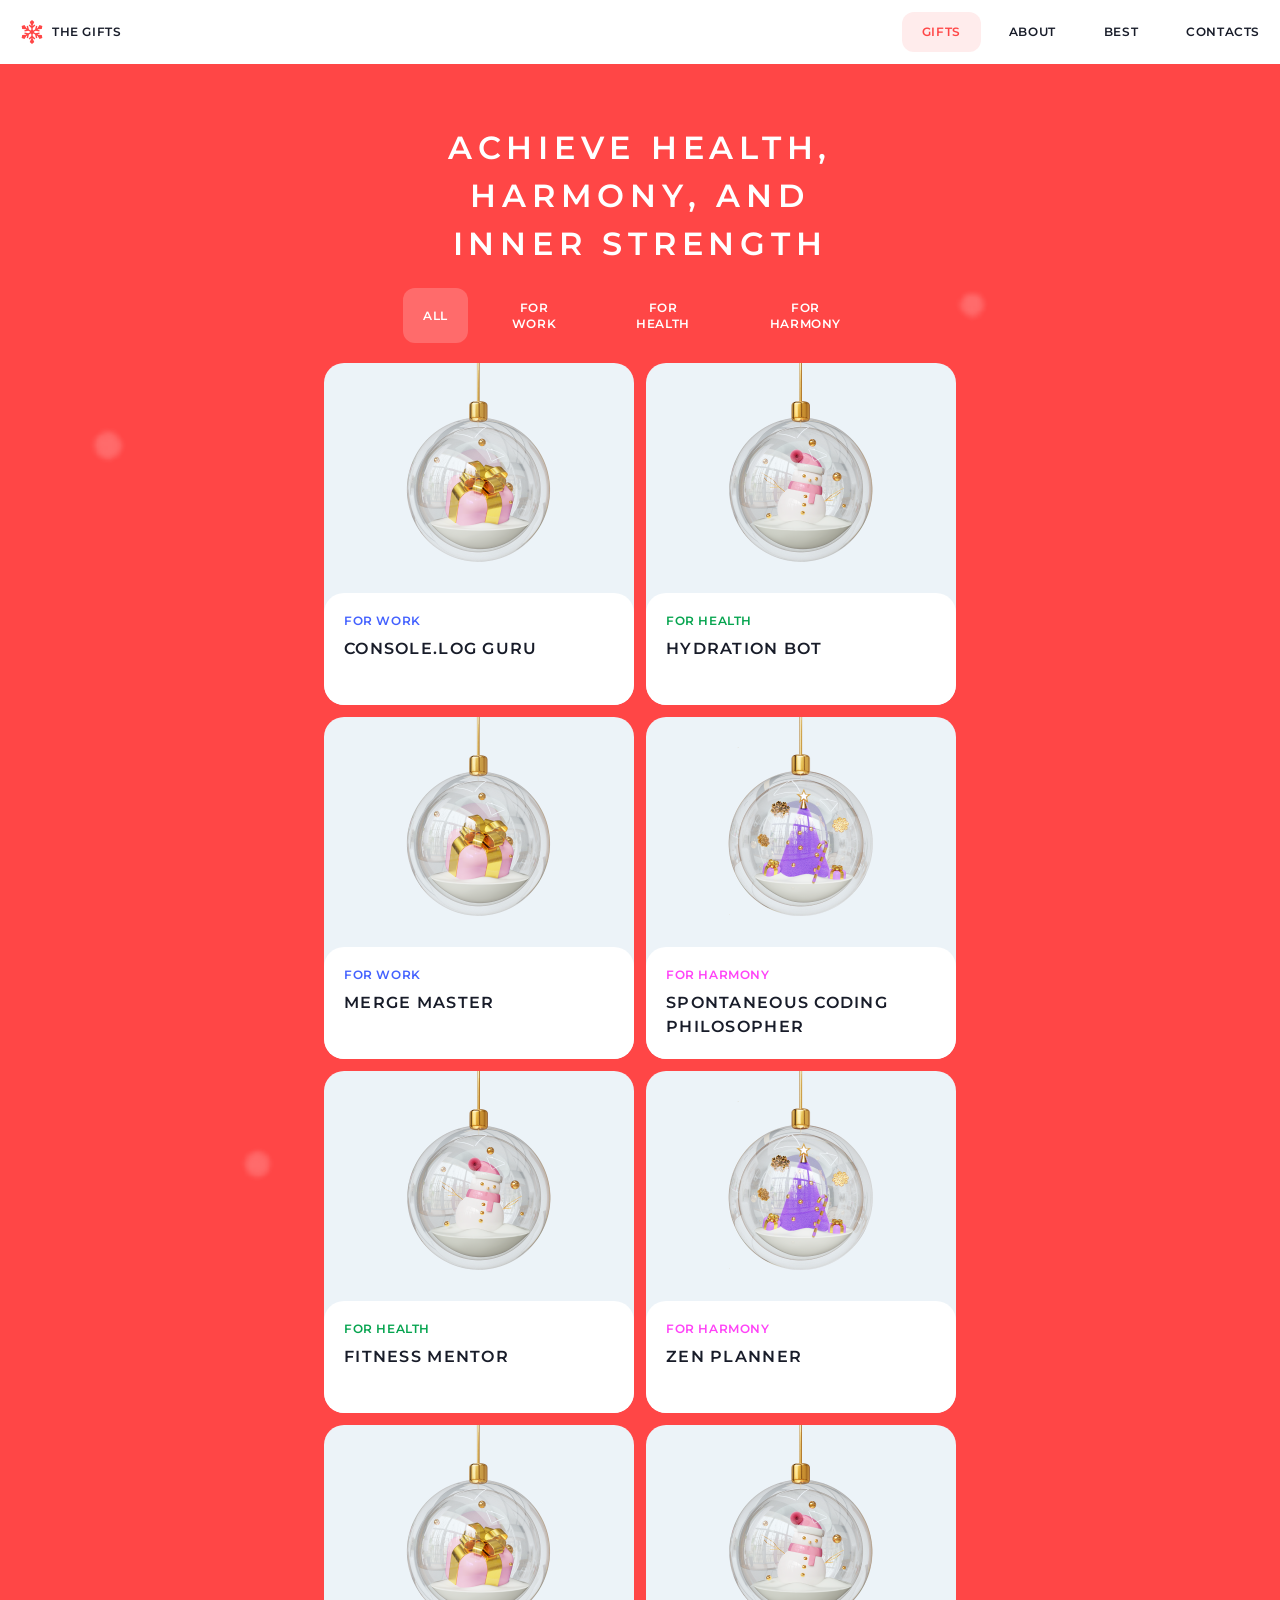
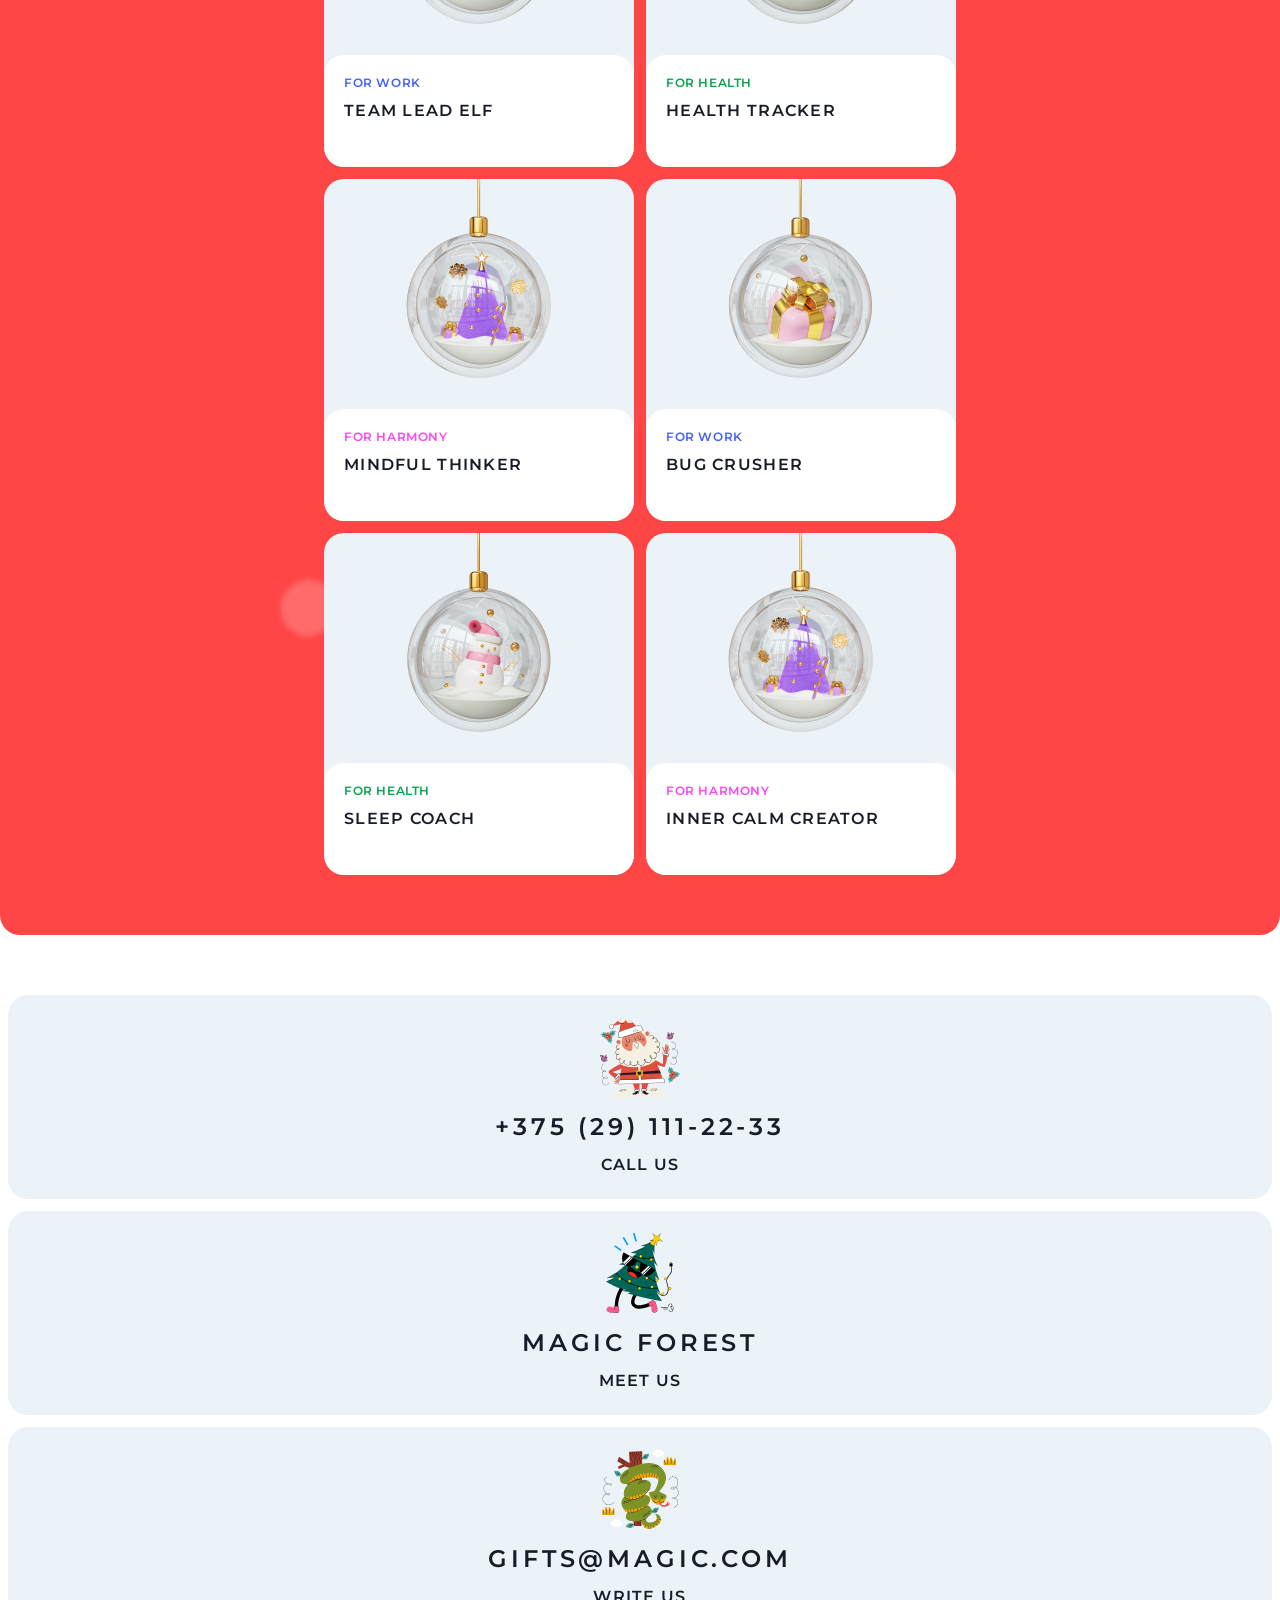
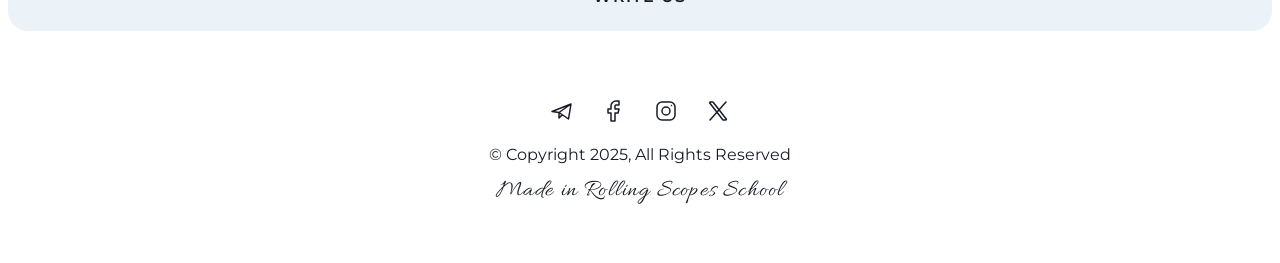
<file: christmas-shop/gifts.html>
<!DOCTYPE html>
<html lang="en">

<head>
    <meta charset="UTF-8">
    <meta name="viewport" content="width=device-width, initial-scale=1.0">
    <title>Christmas Shop - Gifts</title>
    <link rel="icon" href="icons/snowflake.svg">
    <link rel="preconnect" href="https://fonts.googleapis.com">
    <link rel="preconnect" href="https://fonts.gstatic.com" crossorigin>
    <link href="https://fonts.googleapis.com/css2?family=Allura&family=Montserrat:wght@400;600&display=swap"
        rel="stylesheet">
    <link rel="stylesheet" href="style.css">
</head>

<body class="gifts-page">
    <div class="page">
        <header class="header">
            <div class="container header-container">
                <a class="logo" href="index.html">
                    <img class="logo-image" src="icons/snowflake.svg" alt="Snowflake icon">
                    <span class="logo-text">THE GIFTS</span>
                </a>

                <nav class="nav">
                    <ul class="nav-list">
                        <li><span class="nav-link-active">GIFTS</span></li>
                        <li><a class="nav-link" href="index.html#about">ABOUT</a></li>
                        <li><a class="nav-link" href="index.html#best">BEST</a></li>
                        <li><a class="nav-link" href="#footer">CONTACTS</a></li>
                    </ul>
                </nav>
                <button class="burger" type="button" aria-label="Open menu">
                    <span class="burger__line"></span>
                    <span class="burger__line"></span>
                </button>
            </div>
        </header>

        <main>
            <section class="gifts-main">
                <div class="container">
                    <h1 class="gifts-title">ACHIEVE HEALTH, HARMONY, AND INNER STRENGTH</h1>

                    <div class="tabs">
                        <span class="tab-active">ALL</span>
                        <button class="tab" type="button">FOR WORK</button>
                        <button class="tab" type="button">FOR HEALTH</button>
                        <button class="tab" type="button">FOR HARMONY</button>
                    </div>

                    <div class="cards-grid gifts-grid">
                        <a class="gift-card" href="#">
                            <div class="gift-card-image-box">
                                <img class="gift-card-image" src="images/gift-work.png" alt="Gift for work">
                            </div>
                            <div class="gift-card-content">
                                <p class="gift-type gift-work">FOR WORK</p>
                                <h2 class="gift-title">CONSOLE.LOG GURU</h2>
                            </div>
                        </a>

                        <a class="gift-card" href="#">
                            <div class="gift-card-image-box">
                                <img class="gift-card-image" src="images/gift-health.png" alt="Gift for health">
                            </div>
                            <div class="gift-card-content">
                                <p class="gift-type gift-health">FOR HEALTH</p>
                                <h2 class="gift-title">HYDRATION BOT</h2>
                            </div>
                        </a>

                        <a class="gift-card" href="#">
                            <div class="gift-card-image-box">
                                <img class="gift-card-image" src="./images/gift-work.png" alt="Gift for work">
                            </div>
                            <div class="gift-card-content">
                                <p class="gift-type gift-work">FOR WORK</p>
                                <h2 class="gift-title">MERGE MASTER</h2>
                            </div>
                        </a>

                        <a class="gift-card" href="#">
                            <div class="gift-card-image-box">
                                <img class="gift-card-image" src="./images/gift-harmony.png" alt="Gift for harmony">
                            </div>
                            <div class="gift-card-content">
                                <p class="gift-type gift-harmony">FOR HARMONY</p>
                                <h2 class="gift-title">SPONTANEOUS CODING PHILOSOPHER</h2>
                            </div>
                        </a>

                        <a class="gift-card" href="#">
                            <div class="gift-card-image-box"><img class="gift-card-image" src="./images/gift-health.png"
                                    alt="Gift"></div>
                            <div class="gift-card-content">
                                <p class="gift-type gift-health">FOR HEALTH</p>
                                <h2 class="gift-title">FITNESS MENTOR</h2>
                            </div>
                        </a>
                        <a class="gift-card" href="#">
                            <div class="gift-card-image-box"><img class="gift-card-image"
                                    src="./images/gift-harmony.png" alt="Gift"></div>
                            <div class="gift-card-content">
                                <p class="gift-type gift-harmony">FOR HARMONY</p>
                                <h2 class="gift-title">ZEN PLANNER</h2>
                            </div>
                        </a>
                        <a class="gift-card" href="#">
                            <div class="gift-card-image-box"><img class="gift-card-image" src="./images/gift-work.png"
                                    alt="Gift"></div>
                            <div class="gift-card-content">
                                <p class="gift-type gift-work">FOR WORK</p>
                                <h2 class="gift-title">TEAM LEAD ELF</h2>
                            </div>
                        </a>
                        <a class="gift-card" href="#">
                            <div class="gift-card-image-box"><img class="gift-card-image" src="./images/gift-health.png"
                                    alt="Gift"></div>
                            <div class="gift-card-content">
                                <p class="gift-type gift-health">FOR HEALTH</p>
                                <h2 class="gift-title">HEALTH TRACKER</h2>
                            </div>
                        </a>
                        <a class="gift-card" href="#">
                            <div class="gift-card-image-box"><img class="gift-card-image"
                                    src="./images/gift-harmony.png" alt="Gift"></div>
                            <div class="gift-card-content">
                                <p class="gift-type gift-harmony">FOR HARMONY</p>
                                <h2 class="gift-title">MINDFUL THINKER</h2>
                            </div>
                        </a>
                        <a class="gift-card" href="#">
                            <div class="gift-card-image-box"><img class="gift-card-image" src="./images/gift-work.png"
                                    alt="Gift"></div>
                            <div class="gift-card-content">
                                <p class="gift-type gift-work">FOR WORK</p>
                                <h2 class="gift-title">BUG CRUSHER</h2>
                            </div>
                        </a>
                        <a class="gift-card" href="#">
                            <div class="gift-card-image-box"><img class="gift-card-image" src="./images/gift-health.png"
                                    alt="Gift"></div>
                            <div class="gift-card-content">
                                <p class="gift-type gift-health">FOR HEALTH</p>
                                <h2 class="gift-title">SLEEP COACH</h2>
                            </div>
                        </a>
                        <a class="gift-card" href="#">
                            <div class="gift-card-image-box"><img class="gift-card-image"
                                    src="./images/gift-harmony.png" alt="Gift"></div>
                            <div class="gift-card-content">
                                <p class="gift-type gift-harmony">FOR HARMONY</p>
                                <h2 class="gift-title">INNER CALM CREATOR</h2>
                            </div>
                        </a>
                    </div>
                </div>
            </section>
        </main>

        <footer id="footer" class="footer">
            <div class="container">
                <div class="footer-cards">
                    <a class="footer-card" href="tel:+375291112233">
                        <div class="footer-icon">
                            <img src="icons/santa-claus.svg" alt="Santa Claus icon">
                        </div>
                        <p class="footer-card-title">+375 (29) 111-22-33</p>
                        <p class="footer-card-text">CALL US</p>
                    </a>

                    <a class="footer-card" href="https://maps.google.com">
                        <div class="footer-icon">
                            <img src="icons/christmas-tree.svg" alt="Christmas tree icon">
                        </div>
                        <p class="footer-card-title">MAGIC FOREST</p>
                        <p class="footer-card-text">MEET US</p>
                    </a>

                    <a class="footer-card" href="mailto:gifts@magic.com">
                        <div class="footer-icon">
                            <img src="icons/snake.svg" alt="Snake icon">
                        </div>
                        <p class="footer-card-title">GIFTS@MAGIC.COM</p>
                        <p class="footer-card-text">WRITE US</p>
                    </a>
                </div>

                <div class="socials">
                    <a class="social-link" href="#" aria-label="Telegram">
                        <img src="icons/telegram.svg" alt="Telegram">
                    </a>
                    <a class="social-link" href="#" aria-label="Facebook">
                        <img src="icons/facebook.svg" alt="Facebook">
                    </a>
                    <a class="social-link" href="#" aria-label="Instagram">
                        <img src="icons/instagram.svg" alt="Instagram">
                    </a>
                    <a class="social-link" href="#" aria-label="X">
                        <img src="icons/x.svg" alt="X">
                    </a>
                </div>

                <p class="footer-copy">© Copyright 2025, All Rights Reserved</p>
                <a class="footer-school" href="https://rs.school/">
                    Made in Rolling Scopes School
                </a>
            </div>
        </footer>
    </div>
</body>

</html>
</file>
<file: christmas-shop/style.css>
html {
  scroll-behavior: smooth;
}

*,
*::before,
*::after {
  box-sizing: border-box;
}

:root {
  --primary: #ff4646;
  --dark: #181c29;
  --white: #ffffff;
  --white-40: rgba(255, 255, 255, 0.4);
  --white-20: rgba(255, 255, 255, 0.2);
  --content-bg: #ecf3f8;
  --tag-purple: #4361ff;
  --tag-green: #06a44f;
  --tag-pink: #ff43f7;
}

body {
  margin: 0;
  font-family: "Montserrat", sans-serif;
  background-color: #ffffff;
  color: var(--dark);
}

a {
  color: inherit;
  text-decoration: none;
}

img {
  display: block;
  max-width: 100%;
}

button {
  font: inherit;
}

.page {
  max-width: 1440px;
  margin: 0 auto;
  background-color: var(--white);
}

.container {
  max-width: 1276px;
  margin: 0 auto;
}

.caption {
  margin: 0;
  font-family: "Allura", cursive;
  font-size: 24px;
  line-height: 1;
  letter-spacing: 0.05em;
  text-align: center;
  color: var(--white);
}

.accent {
  color: var(--primary);
  text-align: left;
}

.section-title {
  margin: 0;
  font-size: 24px;
  font-weight: 600;
  line-height: 1.52;
  letter-spacing: 0.16em;
  text-transform: uppercase;
  text-align: center;
  color: var(--white);
}

.dark-text {
  color: var(--dark);
  text-align: left;
}

.paragraph {
  margin: 0;
  font-size: 16px;
  line-height: 1.48;
  color: var(--dark);
}

.button {
  display: inline-flex;
  align-items: center;
  justify-content: center;
  min-width: 235px;
  min-height: 56px;
  padding: 20px 32px;
  border-radius: 20px;
  background-color: var(--dark);
  color: var(--white);
  font-size: 12px;
  font-weight: 600;
  line-height: 1.3;
  letter-spacing: 0.05em;
  text-transform: uppercase;
  transition:
    background-color 0.3s ease,
    color 0.3s ease;
}

.button:hover {
  background-color: var(--white);
  color: var(--dark);
}

.header {
  background-color: var(--white);
}

.header-container {
  display: flex;
  align-items: center;
  justify-content: space-between;
  height: 64px;
}

.logo {
  display: inline-flex;
  align-items: center;
  gap: 8px;
  padding: 8px 20px;
}

.logo-image {
  width: 24px;
  height: 24px;
  display: block;
}

.logo-text {
  font-size: 12px;
  font-weight: 600;
  line-height: 1.3;
  letter-spacing: 0.05em;
  text-transform: uppercase;
}

.nav-list {
  display: flex;
  gap: 8px;
  margin: 0;
  padding: 0;
  list-style: none;
}

.nav-link,
.nav-link-active {
  display: inline-flex;
  align-items: center;
  justify-content: center;
  min-height: 40px;
  padding: 12px 20px;
  border-radius: 12px;
  font-size: 12px;
  font-weight: 600;
  line-height: 1.3;
  letter-spacing: 0.05em;
  text-transform: uppercase;
}

.nav-link {
  transition:
    background-color 0.3s ease,
    color 0.3s ease;
}

.nav-link:hover {
  background-color: rgba(255, 70, 70, 0.1);
  color: var(--primary);
}

.nav-link-active {
  background-color: rgba(255, 70, 70, 0.1);
  color: var(--primary);
  cursor: default;
}

.burger {
  display: none;
  width: 40px;
  height: 40px;
  padding: 0;
  border: none;
  background: transparent;
  cursor: pointer;
  flex-direction: column;
  align-items: center;
  justify-content: center;
  gap: 6px;
}

.burger__line {
  width: 20px;
  height: 2px;
  background-color: var(--dark);
  border-radius: 2px;
}

.hero {
  height: 524px;
  padding: 60px 8px;
  border-radius: 20px 20px 0 0;
  background: var(--primary);
  background-image:
    url("../christmas-shop/images/bg-snow.png"),
    url("../christmas-shop/images/bg-ball.png");
  background-size: cover, cover;
  background-position: center, center;
  background-repeat: no-repeat, no-repeat;
}

.hero-content {
  display: flex;
  flex-direction: column;
  align-items: center;
  justify-content: center;
  width: 100%;
  max-width: 426px;
  height: 100%;
  margin: 0 auto;
  gap: 12px;
}

.hero-title {
  margin: 0;
  width: 429px;
  font-size: 32px;
  font-weight: 600;
  line-height: 1.5;
  letter-spacing: 0.18em;
  text-transform: uppercase;
  text-align: center;
  color: var(--white);
}

.about {
  padding: 60px 8px;
  background-color: var(--primary);
  background-image: url("../christmas-shop/images/bg-snow.png");
  background-size: cover;
  background-position: center;
}

.about-card {
  display: flex;
  width: 100%;
  overflow: hidden;
  border-radius: 20px;
  background-color: var(--white);
}

.about-text {
  width: 50%;
  padding: 100px 60px;
  display: flex;
  flex-direction: column;
  justify-content: center;
  gap: 20px;
}

.about-image-box {
  width: 50%;
  height: 528px;
  overflow: hidden;
}

.about-image {
  width: 100%;
  height: 100%;
  border-radius: 20px;
  object-fit: cover;
}
.slider-section {
  padding: 60px 8px;
  background-color: var(--primary);
  background-image: url("../christmas-shop/images/bg-snow.png");
  background-size: cover;
  background-position: center;
  overflow: hidden;
}

.slider-section .section-title {
  margin-top: 12px;
}

.slider-row {
  margin-top: 20px;
}

.slider-track {
  display: flex;
  align-items: center;
  gap: 20px;
  width: max-content;
}

.slider-word {
  font-size: 80px;
  font-weight: 600;
  line-height: 1;
  text-transform: uppercase;
  color: var(--white);
  flex-shrink: 0;
}

.slider-image {
  width: 200px;
  height: 200px;
  border-radius: 20px;
  object-fit: cover;
  flex-shrink: 0;
}

.slider-buttons {
  display: flex;
  justify-content: flex-end;
  gap: 20px;
  margin-top: 20px;
}

.slider-btn {
  width: 56px;
  height: 56px;
  border-radius: 20px;
  background: transparent;
  display: flex;
  align-items: center;
  justify-content: center;
  transition:
    background-color 0.3s ease,
    border-color 0.3s ease,
    color 0.3s ease;
}

.slider-btn span {
  font-size: 20px;
}

.slider-btn-disabled {
  border: 1px solid rgba(255, 255, 255, 0.4);
  color: rgba(255, 255, 255, 0.4);
  cursor: default;
}

.slider-btn-disabled:hover {
  background-color: transparent;
}

.slider-btn {
  border: 1px solid #ffffff;
  color: #ffffff;
  cursor: pointer;
}

.slider-btn:hover {
  background-color: #ffffff;
  color: #ff4646;
}

.best-gifts-section {
  padding: 60px 8px;
  background-color: var(--primary);
  background-image: url("../christmas-shop/images/bg-snow.png");
  background-size: cover;
  background-position: center;
}

.best-gifts-section .section-title {
  margin-top: 12px;
}

.cards-grid {
  display: grid;
  grid-template-columns: repeat(4, 310px);
  gap: 12px;
  margin-top: 20px;
}

.gift-card {
  display: flex;
  flex-direction: column;
  height: 342px;
  overflow: hidden;
  border-radius: 20px;
  background-color: var(--content-bg);
  transition:
    transform 0.3s ease,
    box-shadow 0.3s ease;
}

.gift-card:hover {
  transform: translateY(-4px);
  box-shadow: 0 10px 24px rgba(0, 0, 0, 0.12);
}

.gift-card:hover .gift-title {
  color: var(--primary);
}

.gift-card-image-box {
  width: 310px;
  height: 230px;
}

.gift-card-image {
  width: 100%;
  height: 100%;
  object-fit: cover;
}

.gift-card-content {
  flex-grow: 1;
  padding: 20px;
  border-radius: 20px;
  background-color: var(--white);
}

.gift-type {
  margin: 0 0 8px;
  font-size: 12px;
  font-weight: 600;
  line-height: 1.3;
  letter-spacing: 0.05em;
  text-transform: uppercase;
}

.gift-work {
  color: var(--tag-purple);
}

.gift-health {
  color: var(--tag-green);
}

.gift-harmony {
  color: var(--tag-pink);
}

.gift-title {
  margin: 0;
  font-size: 16px;
  font-weight: 600;
  line-height: 1.52;
  letter-spacing: 0.08em;
  text-transform: uppercase;
  color: var(--dark);
  transition: color 0.3s ease;
}

.cta {
  height: 668px;
  padding: 60px 8px;
  border-radius: 0 0 20px 20px;
  background-color: var(--primary);
  background-image:
    url("../christmas-shop/images/bg-forest.png"),
    url("../christmas-shop/images/bg-snow.png");
  background-size: cover, cover;
  background-position: center, center;
  background-repeat: no-repeat, no-repeat;
}

.cta-content {
  display: flex;
  flex-direction: column;
  align-items: center;
  justify-content: center;
  width: 100%;
  max-width: 426px;
  height: 100%;
  margin: 0 auto;
  gap: 20px;
}
.cta-title {
  text-align: center;
}

.timer {
  display: flex;
  width: 344px;
  align-items: center;
  justify-content: center;
  border-radius: 20px;
  background-color: var(--white-40);
  overflow: hidden;
}

.timer-item {
  width: 80px;
  padding: 8px 12px 12px;
  text-align: center;
  position: relative;
}

.timer-item::after {
  content: "";
  position: absolute;
  top: 24px;
  right: 0;
  width: 1px;
  height: 20px;
  background-color: var(--white-40);
}

.timer-number {
  display: block;
  font-size: 24px;
  font-weight: 600;
  line-height: 1.52;
  letter-spacing: 0.16em;
  text-transform: uppercase;
  color: var(--white);
}

.timer-label {
  display: block;
  font-size: 12px;
  font-weight: 600;
  line-height: 1.3;
  letter-spacing: 0.05em;
  text-transform: uppercase;
  color: var(--white);
}

.gifts-main {
  min-height: 1394px;
  padding: 60px 8px;
  background-color: var(--primary);
  background-image: url("./images/bg-snow.png");
  background-size: cover;
  background-position: top center;
  border-radius: 0 0 20px 20px;
}

.gifts-title {
  width: 100%;
  max-width: 426px;
  margin: 0 auto 20px;
  font-size: 32px;
  font-weight: 600;
  line-height: 1.5;
  letter-spacing: 0.18em;
  text-transform: uppercase;
  text-align: center;
  color: var(--white);
}

.tabs {
  display: flex;
  justify-content: center;
  gap: 8px;
  width: 474px;
  margin: 0 auto 20px;
}

.tab,
.tab-active {
  padding: 12px 20px;
  border-radius: 12px;
  font-size: 12px;
  font-weight: 600;
  line-height: 1.3;
  letter-spacing: 0.05em;
  text-transform: uppercase;
}

.tab {
  border: none;
  background: transparent;
  color: var(--white);
  cursor: pointer;
  transition: background-color 0.3s ease;
}

.tab:hover {
  background-color: rgba(255, 255, 255, 0.15);
}

.tab-active {
  display: inline-flex;
  align-items: center;
  background-color: rgba(255, 255, 255, 0.2);
  color: var(--white);
  cursor: default;
}

.gifts-grid {
  margin-top: 0;
}

.footer {
  padding: 60px 8px;
  background-color: var(--white);
}

.footer-cards {
  display: grid;
  grid-template-columns: repeat(3, 1fr);
  gap: 12px;
  margin-bottom: 60px;
}

.footer-card {
  display: flex;
  flex-direction: column;
  align-items: center;
  justify-content: center;
  height: 204px;
  padding: 20px;
  border-radius: 20px;
  background-color: var(--content-bg);
  transition:
    background-color 0.3s ease,
    transform 0.3s ease;
}

.footer-card:hover {
  background-color: #dfe8ef;
  transform: translateY(-4px);
}

.footer-card:hover .footer-card-title,
.footer-card:hover .footer-card-text {
  color: var(--primary);
}

.footer-icon {
  width: 80px;
  height: 80px;
  margin-bottom: 12px;
  display: flex;
  align-items: center;
  justify-content: center;
}

.footer-icon img {
  width: 80px;
  height: 80px;
  display: block;
}

.footer-card-title {
  margin: 0 0 8px;
  font-size: 24px;
  font-weight: 600;
  line-height: 1.52;
  letter-spacing: 0.16em;
  text-transform: uppercase;
  text-align: center;
  transition: color 0.3s ease;
}

.footer-card-text {
  margin: 0;
  font-size: 16px;
  font-weight: 600;
  line-height: 1.52;
  letter-spacing: 0.08em;
  text-transform: uppercase;
  text-align: center;
  transition: color 0.3s ease;
}

.socials {
  display: flex;
  justify-content: center;
  gap: 12px;
  margin-bottom: 12px;
}

.social-link {
  display: inline-flex;
  align-items: center;
  justify-content: center;
  width: 40px;
  height: 40px;
  border-radius: 50%;
  transition:
    background-color 0.3s ease,
    color 0.3s ease;
}

.social-link img {
  width: 24px;
  height: 24px;
  display: block;
}

.social-link:hover {
  background-color: rgba(255, 70, 70, 0.1);
}

.footer-copy {
  margin: 0 0 12px;
  font-size: 16px;
  line-height: 1.48;
  text-align: center;
}

.footer-school {
  display: block;
  font-family: "Allura", cursive;
  font-size: 24px;
  line-height: 1;
  letter-spacing: 0.05em;
  text-align: center;
  transition: color 0.3s ease;
}

.footer-school:hover {
  color: var(--primary);
}

@media (max-width: 1439px) {
  .page {
    width: 100%;
  }

  .container {
    max-width: 100%;
  }

  .cards-grid {
    grid-template-columns: repeat(2, 310px);
    justify-content: center;
  }

  .footer-cards {
    grid-template-columns: 1fr;
  }

  .about-text,
  .about-image-box {
    width: 100%;
  }

  .about-image-box {
    height: auto;
  }
}

@media (max-width: 768px) {
  .nav {
    display: none;
  }

  .burger {
    display: flex;
  }

  .header-container {
    min-height: 64px;
  }

  .hero {
    height: auto;
    min-height: 572px;
  }

  .hero-title {
    font-size: 32px;
  }

  .about-text {
    width: 100%;
    padding: 60px 20px;
  }

  .about-image-box {
    width: 100%;
    height: 528px;
  }

  .slider-row {
    overflow: hidden;
  }

  .slider-track {
    gap: 16px;
  }

  .slider-word {
    font-size: 48px;
    flex-shrink: 0;
  }

  .slider-image {
    width: 160px;
    height: 160px;
    flex-shrink: 0;
  }

  .cards-grid {
    grid-template-columns: repeat(2, 310px);
    justify-content: center;
  }

  .cta {
    height: auto;
    min-height: 668px;
  }

  .cta-content {
    max-width: 364px;
  }

  .gifts-main {
    min-height: auto;
  }

  .gifts-title {
    max-width: 364px;
    font-size: 24px;
  }

  .tabs {
    width: 100%;
    max-width: 474px;
    flex-wrap: wrap;
  }

  .footer-cards {
    grid-template-columns: 1fr;
  }
}

@media (max-width: 650px) {
  .cards-grid {
    grid-template-columns: 1fr;
    justify-items: center;
  }

  .gift-card {
    width: 310px;
  }

  .about-card {
    flex-direction: column;
  }
}

@media (max-width: 380px) {
  .nav {
    display: none;
  }

  .burger {
    display: flex;
  }

  .hero {
    min-height: 572px;
    padding: 60px 8px;
  }

  .hero-content {
    max-width: 364px;
  }

  .hero-title {
    max-width: 364px;
    font-size: 32px;
  }

  .about-card {
    flex-direction: column;
  }

  .about-text {
    width: 100%;
    padding: 60px 20px;
  }

  .about-title,
  .dark-text,
  .paragraph {
    width: 100%;
    max-width: 324px;
  }

  .about-image-box {
    width: 100%;
    height: 528px;
  }

  .cards-grid {
    grid-template-columns: 1fr;
    justify-items: center;
  }

  .gift-card {
    width: 310px;
  }

  .cta {
    min-height: 704px;
    padding: 60px 8px;
  }

  .cta-content {
    max-width: 364px;
  }

  .timer {
    width: 100%;
    max-width: 364px;
    flex-wrap: wrap;
  }

  .timer-item {
    width: 50%;
  }

  .timer-item:nth-child(2)::after {
    display: none;
  }

  .gifts-title {
    max-width: 364px;
    font-size: 24px;
  }

  .tabs {
    width: 100%;
    max-width: 354px;
    gap: 0;
    justify-content: space-between;
  }

  .tab,
  .tab-active {
    padding: 12px 8px;
    font-size: 12px;
  }

  .footer-cards {
    grid-template-columns: 1fr;
  }

  .footer-card {
    min-height: 204px;
    height: auto;
  }

  .footer-card-title {
    font-size: 18px;
  }
}
</file>
